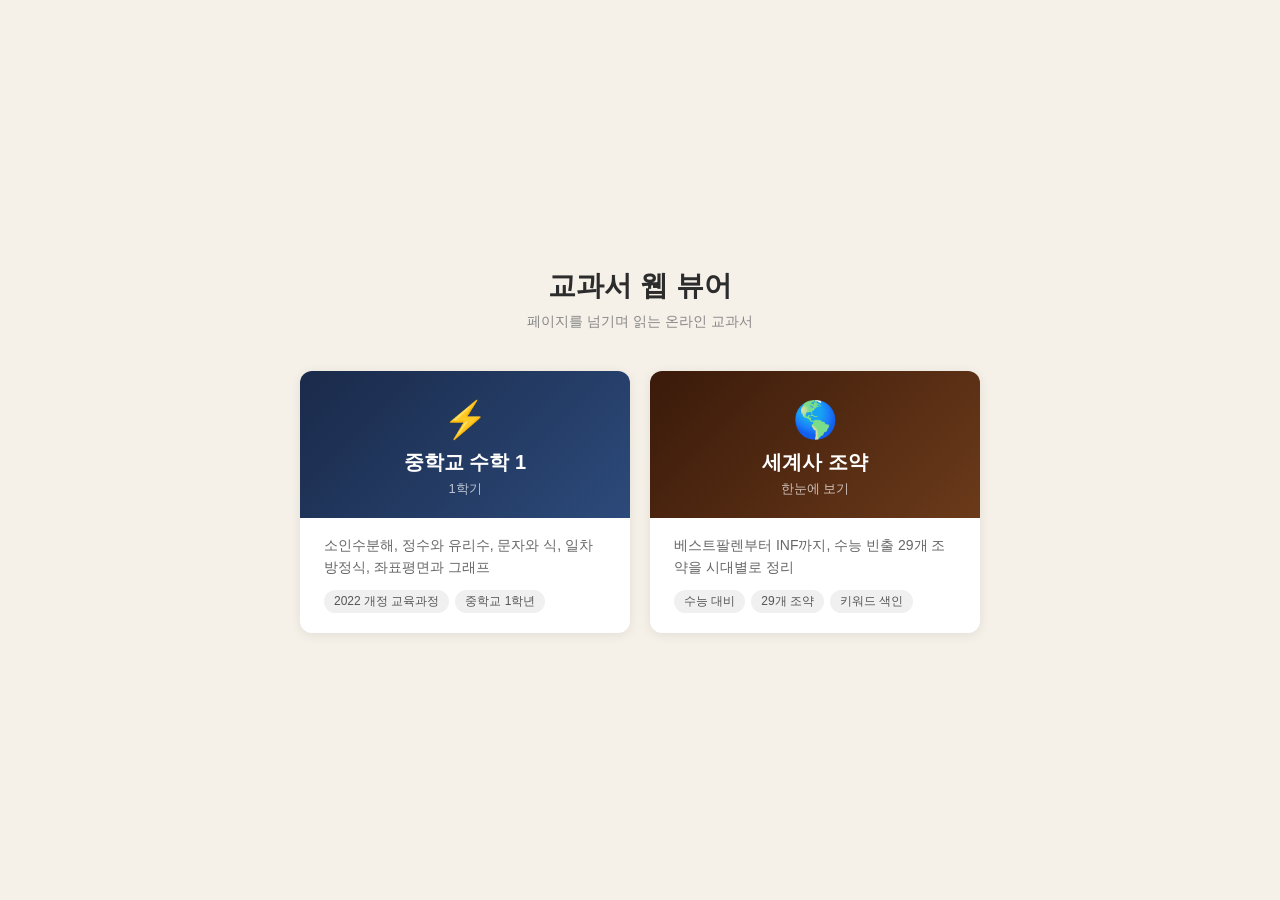
<file: index.html>
<!DOCTYPE html>
<html lang="ko">
<head>
<meta charset="UTF-8">
<meta name="viewport" content="width=device-width, initial-scale=1.0">
<title>교과서 웹 뷰어</title>
<style>
* { box-sizing: border-box; margin: 0; padding: 0; }
body {
  font-family: 'Apple SD Gothic Neo', 'Malgun Gothic', 'Noto Sans KR', sans-serif;
  background: #f5f0e8;
  min-height: 100vh;
  display: flex;
  align-items: center;
  justify-content: center;
}
.container {
  max-width: 720px;
  width: 100%;
  padding: 40px 20px;
}
h1 {
  text-align: center;
  font-size: 28px;
  color: #2c2c2c;
  margin-bottom: 8px;
}
.subtitle {
  text-align: center;
  color: #888;
  font-size: 14px;
  margin-bottom: 40px;
}
.cards {
  display: grid;
  grid-template-columns: repeat(auto-fit, minmax(280px, 1fr));
  gap: 20px;
}
.card {
  background: #fff;
  border-radius: 12px;
  box-shadow: 0 2px 12px rgba(0,0,0,0.08);
  overflow: hidden;
  transition: transform 0.2s, box-shadow 0.2s;
  text-decoration: none;
  color: inherit;
  display: block;
}
.card:hover {
  transform: translateY(-4px);
  box-shadow: 0 6px 20px rgba(0,0,0,0.12);
}
.card-header {
  padding: 28px 24px 20px;
  color: #fff;
  text-align: center;
}
.card-header.math { background: linear-gradient(135deg, #1a2a4a, #2c4a7a); }
.card-header.history { background: linear-gradient(135deg, #3a1a0a, #6b3a1a); }
.card-header .icon { font-size: 36px; margin-bottom: 8px; }
.card-header h2 { font-size: 20px; font-weight: 700; }
.card-header .sub { font-size: 13px; opacity: 0.7; margin-top: 4px; }
.card-body {
  padding: 16px 24px 20px;
}
.card-body p {
  font-size: 14px;
  color: #666;
  line-height: 1.6;
}
.card-body .tags {
  margin-top: 12px;
  display: flex;
  flex-wrap: wrap;
  gap: 6px;
}
.card-body .tag {
  background: #f0f0f0;
  color: #555;
  padding: 3px 10px;
  border-radius: 12px;
  font-size: 12px;
}
</style>
</head>
<body>
<div class="container">
  <h1>교과서 웹 뷰어</h1>
  <p class="subtitle">페이지를 넘기며 읽는 온라인 교과서</p>
  <div class="cards">
    <a class="card" href="middle_school_math_1_1/">
      <div class="card-header math">
        <div class="icon">&#9889;</div>
        <h2>중학교 수학 1</h2>
        <div class="sub">1학기</div>
      </div>
      <div class="card-body">
        <p>소인수분해, 정수와 유리수, 문자와 식, 일차방정식, 좌표평면과 그래프</p>
        <div class="tags">
          <span class="tag">2022 개정 교육과정</span>
          <span class="tag">중학교 1학년</span>
        </div>
      </div>
    </a>
    <a class="card" href="world_history/">
      <div class="card-header history">
        <div class="icon">&#127758;</div>
        <h2>세계사 조약</h2>
        <div class="sub">한눈에 보기</div>
      </div>
      <div class="card-body">
        <p>베스트팔렌부터 INF까지, 수능 빈출 29개 조약을 시대별로 정리</p>
        <div class="tags">
          <span class="tag">수능 대비</span>
          <span class="tag">29개 조약</span>
          <span class="tag">키워드 색인</span>
        </div>
      </div>
    </a>
  </div>
</div>
</body>
</html>
</file>
